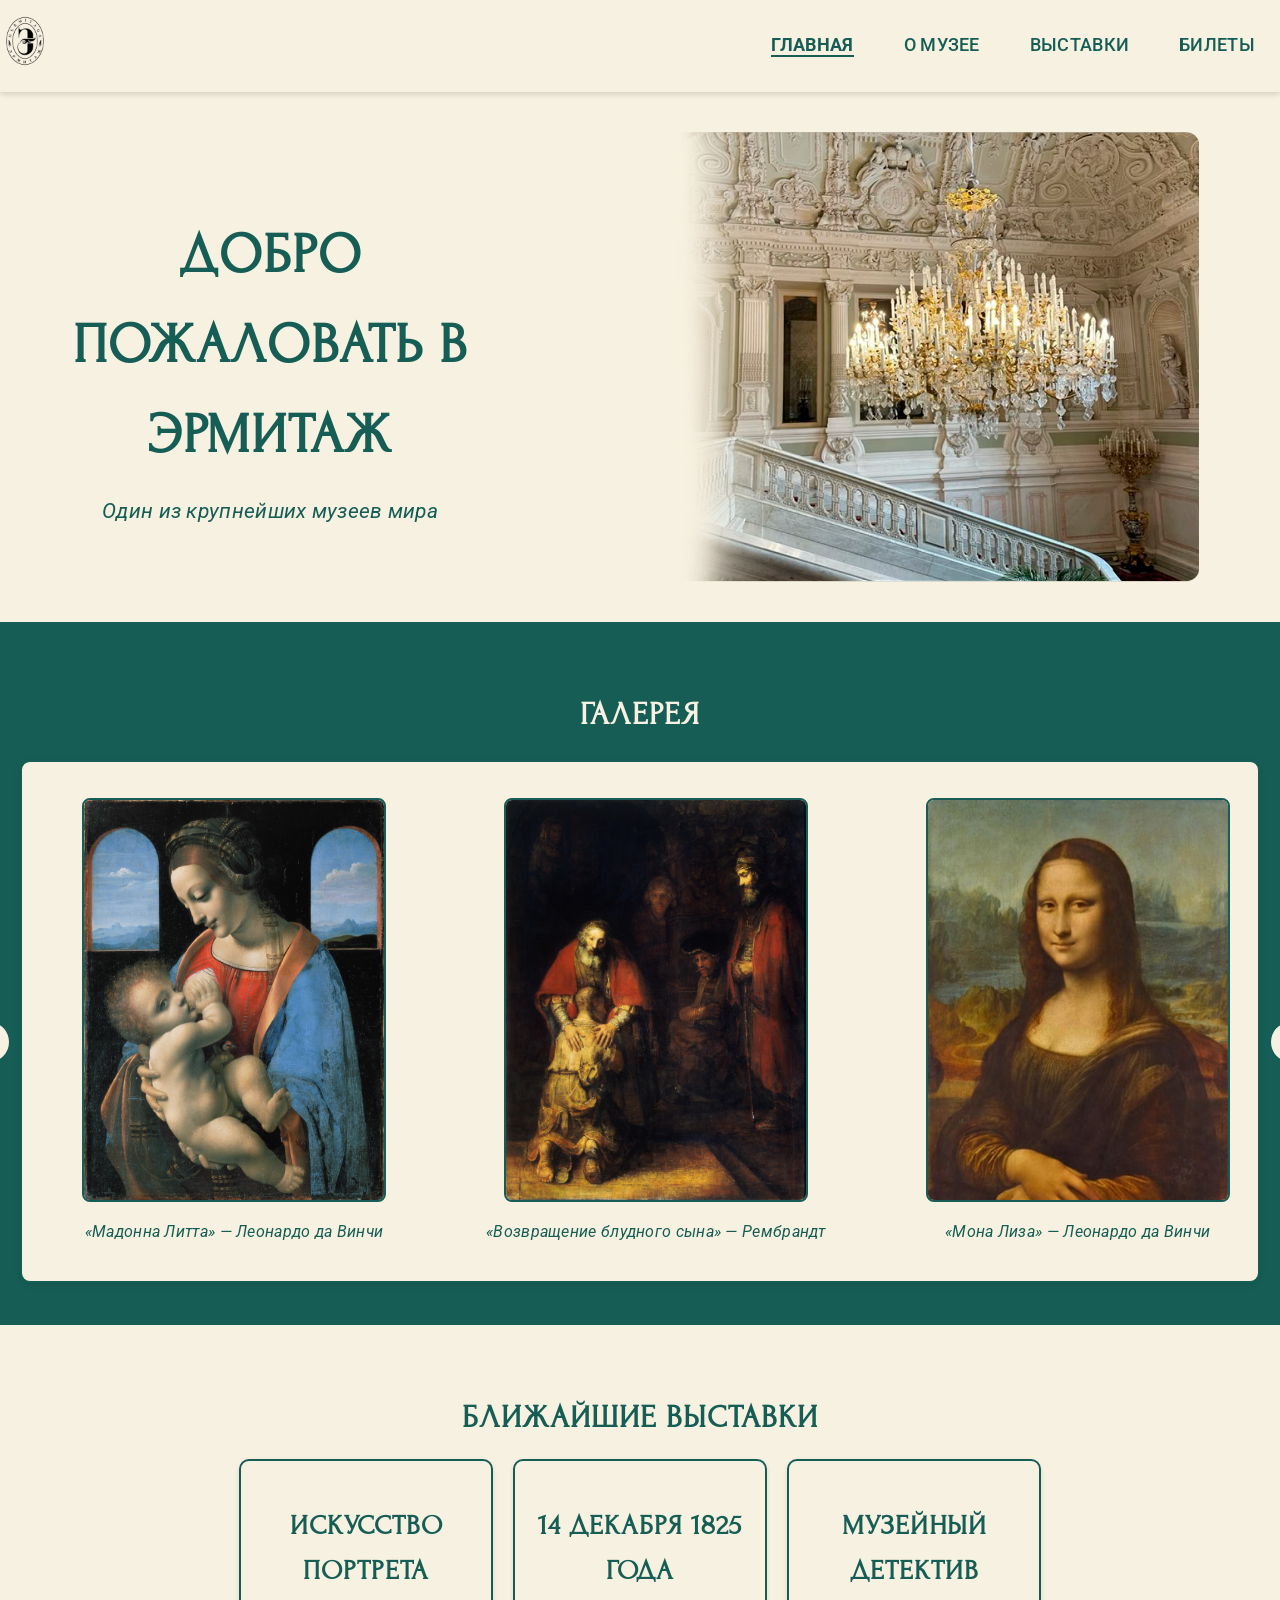
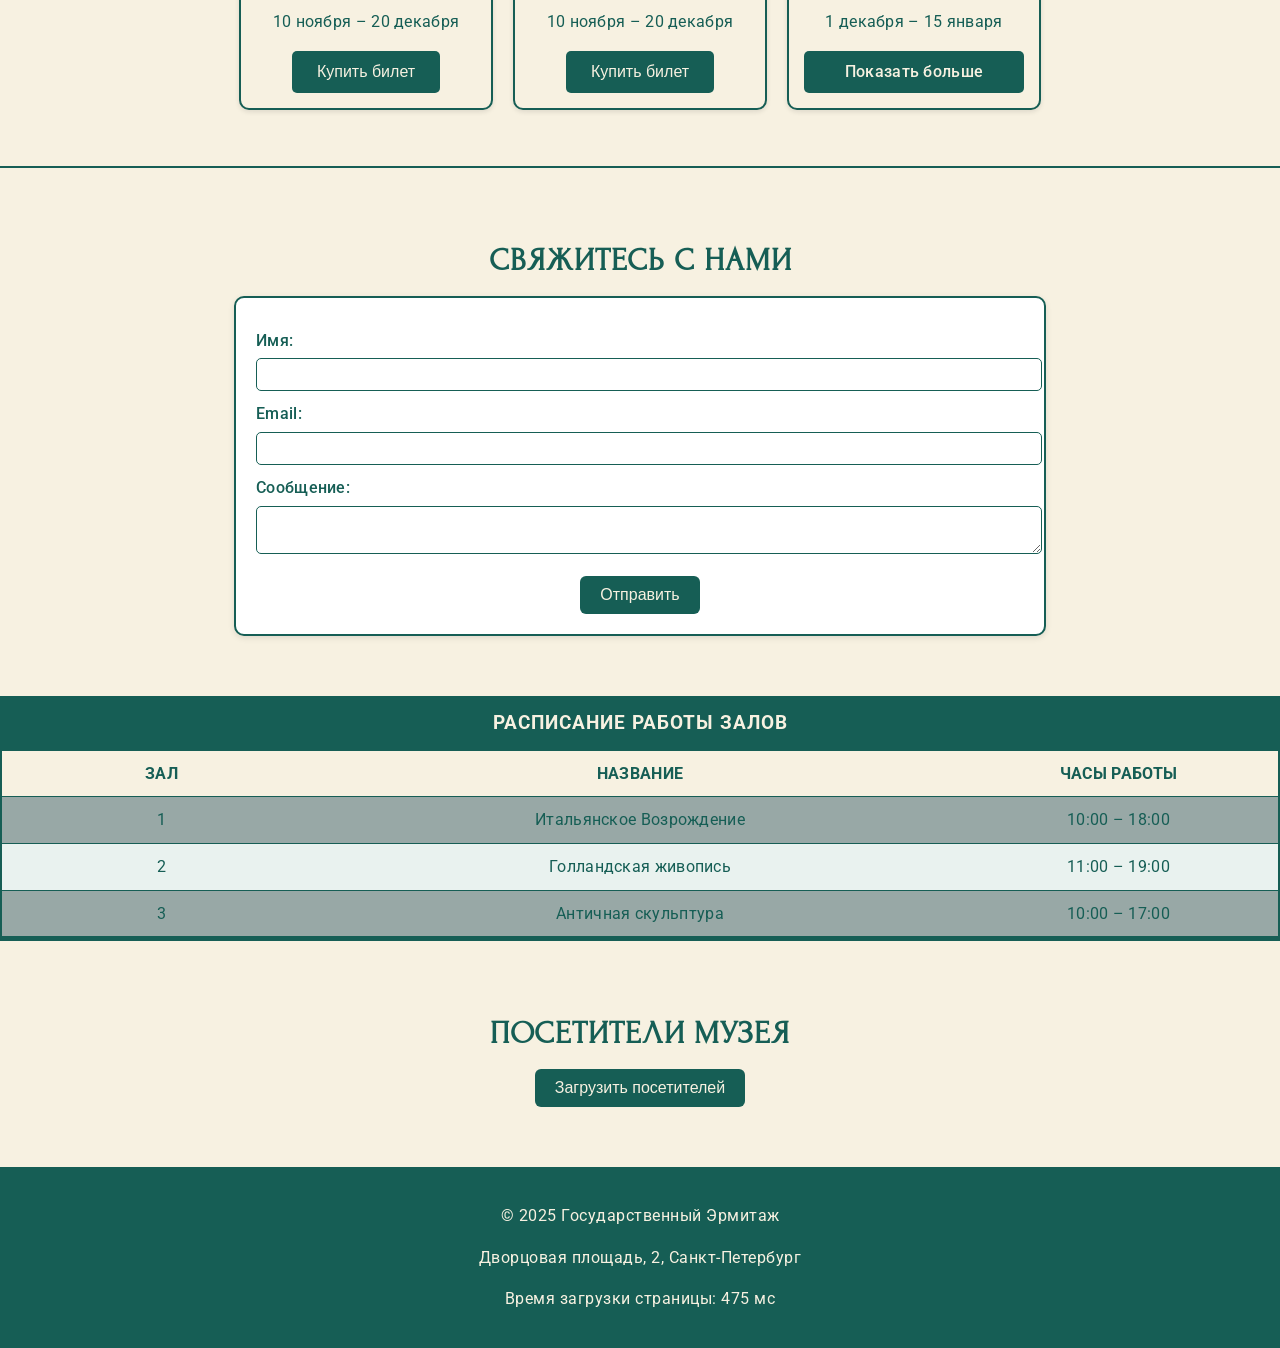
<file: index.html>
<!DOCTYPE html>
<html lang="ru">

<head>
    <meta charset="UTF-8">
    <meta name="viewport" content="width=device-width, initial-scale=1.0">
    <title>Эрмитаж</title>
    <link rel="stylesheet" href="style.css">
    <script src="js/main.js" defer></script>
    <script src="js/users.js" defer></script>
</head>

<body>
    <header class="header">
        <div class="wrapper header__wrapper">
            <div class="logo">
                <img src="img/logo.png" alt="Логотип Эрмитажа">
            </div>
            <nav class="nav">
                <ul class="nav__list">
                    <li class="nav__item"><a href="index.html" class="nav__link">Главная</a></li>
                    <li class="nav__item"><a href="about.html" class="nav__link">О музее</a></li>
                    <li class="nav__item"><a href="all-exhibitions.html" class="nav__link">Выставки</a></li>
                    <li class="nav__item"><a href="tickets.html" class="nav__link">Билеты</a></li>
                </ul>
            </nav>
        </div>
    </header>

    <main class="main">
        <section class="welcome" id="welcome">
            <div class="wrapper welcome__wrapper">
                <div class="welcome__content">
                    <h1 class="welcome__title">Добро пожаловать в <strong>Эрмитаж</strong></h1>
                    <p class="welcome__subtitle"><em>Один из крупнейших музеев мира</em></p>
                </div>
                <div class="welcome__img">
                    <img src="img/welcome_img.png" alt="Эрмитаж">
                </div>
            </div>
        </section>

        <section class="gallery" id="gallery">
            <div class="wrapper">
                <h2 class="gallery__title">Галерея</h2>
                <div class="gallery__slider slider">
                    <button class="slider__btn slider__btn--prev">&lt;</button>
                    <div class="slider__track">
                        <figure class="slider__item">
                            <img src="img/madonna.jpg" alt="Мадонна Литта">
                            <figcaption class="slider__caption">«Мадонна Литта» — Леонардо да Винчи</figcaption>
                        </figure>

                        <figure class="slider__item">
                            <img src="img/rembrandt.jpg" alt="Возвращение блудного сына">
                            <figcaption class="slider__caption">«Возвращение блудного сына» — Рембрандт</figcaption>
                        </figure>

                        <figure class="slider__item">
                            <img src="img/mona-lisa.png" alt="Мона Лиза">
                            <figcaption class="slider__caption">«Мона Лиза» — Леонардо да Винчи</figcaption>
                        </figure>

                        <figure class="slider__item">
                            <img src="img/dama.jpg" alt="Дама с горностаем">
                            <figcaption class="slider__caption">«Дама с горностаем» — Леонардо да Винчи</figcaption>
                        </figure>
                    </div>
                    <button class="slider__btn slider__btn--next">&gt;</button>
                </div>
            </div>
        </section>


        <section class="exhibitions" id="exhibitions">
            <div class="wrapper">
                <h2 class="exhibitions__title">Ближайшие выставки</h2>

                <ul class="exhibitions__list">
                    <li class="exhibitions__item">
                        <h3 class="exhibitions__name">Искусство портрета</h3>
                        <p class="exhibitions__date">10 ноября – 20 декабря</p>
                        <button class="exhibitions__btn exhibitions__btn--modal">Купить билет</button>
                    </li>
                    <li class="exhibitions__item">
                        <h3 class="exhibitions__name">14 декабря 1825 года</h3>
                        <p class="exhibitions__date">10 ноября – 20 декабря</p>
                        <button class="exhibitions__btn exhibitions__btn--modal">Купить билет</button>
                    </li>
                    <li class="exhibitions__item">
                        <h3 class="exhibitions__name">Музейный детектив</h3>
                        <p class="exhibitions__date">1 декабря – 15 января</p>
                        <a href="all-exhibitions.html" class="exhibitions__show-more">Показать больше</a>
                    </li>
                </ul>
            </div>
        </section>

        <section class="contacts" id="contacts">
            <div class="wrapper">
                <h2 class="contacts__title">Свяжитесь с нами</h2>
                <form class="contacts__form">
                    <label class="contacts__label">Имя: <input type="text" name="name"></label>
                    <label class="contacts__label">Email: <input type="email" name="email"></label>
                    <label class="contacts__label">Сообщение: <textarea name="message"></textarea></label>
                    <button type="submit" class="contacts__btn">Отправить</button>
                </form>
            </div>
        </section>

        <section class="schedule">
            <div class="wrapper">
                <table class="schedule__table">
                    <thead>
                        <tr class="schedule__caption">
                            <th colspan="3">Расписание работы залов</th>
                        </tr>
                        <tr class="column-headers">
                            <th>Зал</th>
                            <th>Название</th>
                            <th>Часы работы</th>
                        </tr>
                    </thead>
                    <tbody>
                        <tr>
                            <td>1</td>
                            <td>Итальянское Возрождение</td>
                            <td>10:00 – 18:00</td>
                        </tr>
                        <tr>
                            <td>2</td>
                            <td>Голландская живопись</td>
                            <td>11:00 – 19:00</td>
                        </tr>
                        <tr>
                            <td>3</td>
                            <td>Античная скульптура</td>
                            <td>10:00 – 17:00</td>
                        </tr>
                    </tbody>
                </table>
            </div>
        </section> 

        <section class="users" id="users">
    <div class="wrapper">
        <h2 class="users__title">Посетители музея</h2>

        <button class="users__btn" id="loadUsersBtn">
            Загрузить посетителей
        </button>

       <div class="users__loader users__loader--hidden" id="usersLoader"></div>

        <ul class="users__list users__list--hidden" id="usersList"></ul>

        <p class="users__error users__error--hidden" id="usersError"></p>

    </div>

    <template id="userTemplate">
        <li class="users__item">
            <h3 class="users__name"></h3>
            <p class="users__email"></p>
            <p class="users__city"></p>
        </li>
    </template>
</section>

    </main>

    <footer class="footer">
        <div class="wrapper">
            <p class="footer__text">© 2025 Государственный Эрмитаж</p>
            <p class="footer__text">Дворцовая площадь, 2, Санкт-Петербург</p>
        </div>
    </footer>
</body>

</html>
</file>
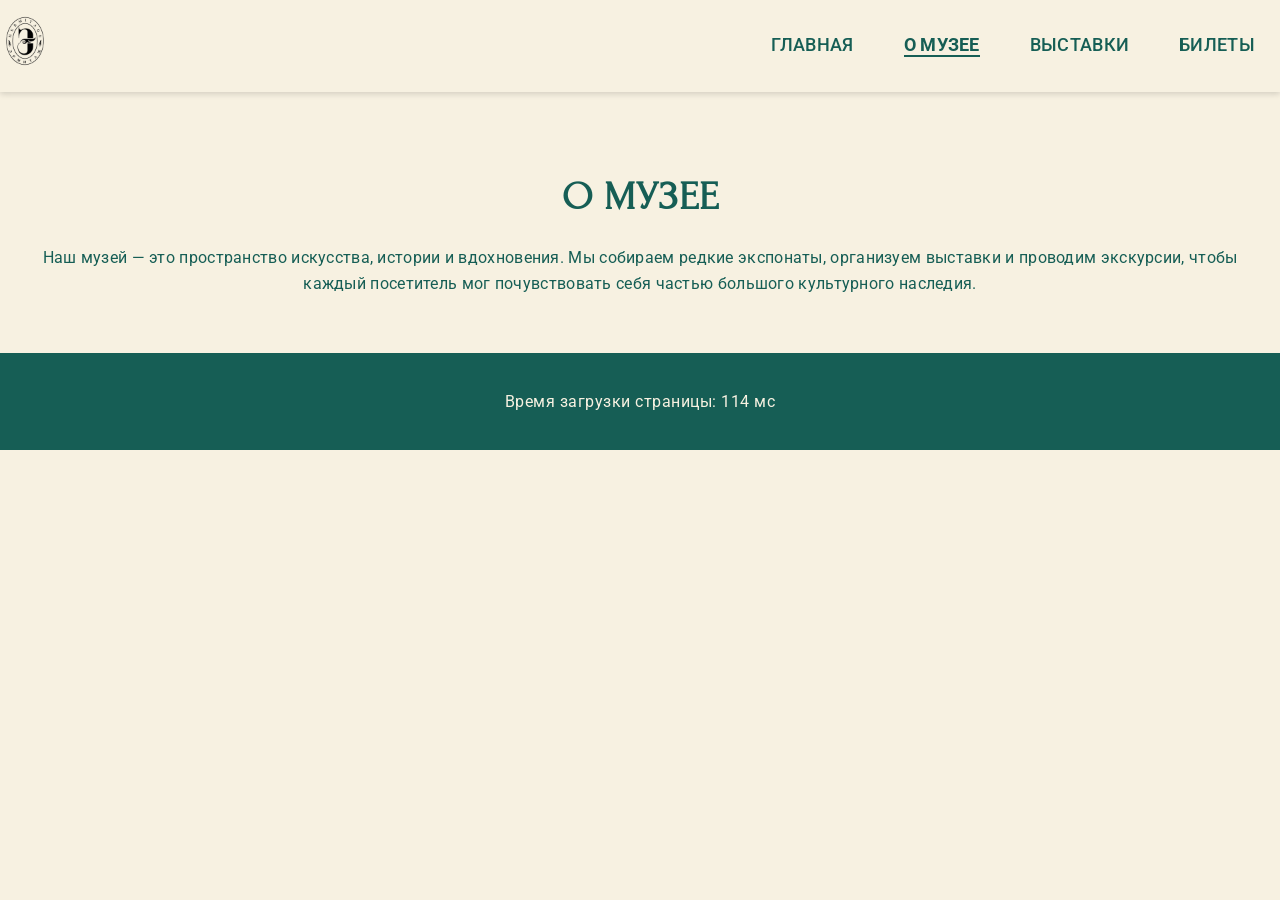
<file: about.html>
<!DOCTYPE html>
<html lang="ru">
<head>
    <meta charset="UTF-8">
    <meta name="viewport" content="width=device-width, initial-scale=1.0">
    <title>О музее</title>
    <link rel="stylesheet" href="style.css">
    <script src="js/main.js" defer></script>
</head>
<body>

    <header class="header">
        <div class="wrapper header__wrapper">
            <div class="logo">
                <img src="img/logo.png" alt="Логотип Эрмитажа">
            </div>
            <nav class="nav">
                <ul class="nav__list">
                    <li class="nav__item"><a href="index.html" class="nav__link">Главная</a></li>
                    <li class="nav__item"><a href="about.html" class="nav__link">О музее</a></li>
                    <li class="nav__item"><a href="all-exhibitions.html" class="nav__link">Выставки</a></li>
                    <li class="nav__item"><a href="tickets.html" class="nav__link">Билеты</a></li>
                </ul>
            </nav>
        </div>
    </header>

<section class="welcome">
    <div class="wrapper">
        <h1>О музее</h1>
        <p>
            Наш музей — это пространство искусства, истории и вдохновения.
            Мы собираем редкие экспонаты, организуем выставки и проводим экскурсии,
            чтобы каждый посетитель мог почувствовать себя частью большого культурного наследия.
        </p>
    </div>
</section>

<footer class="footer"></footer>

</body>
</html>
</file>
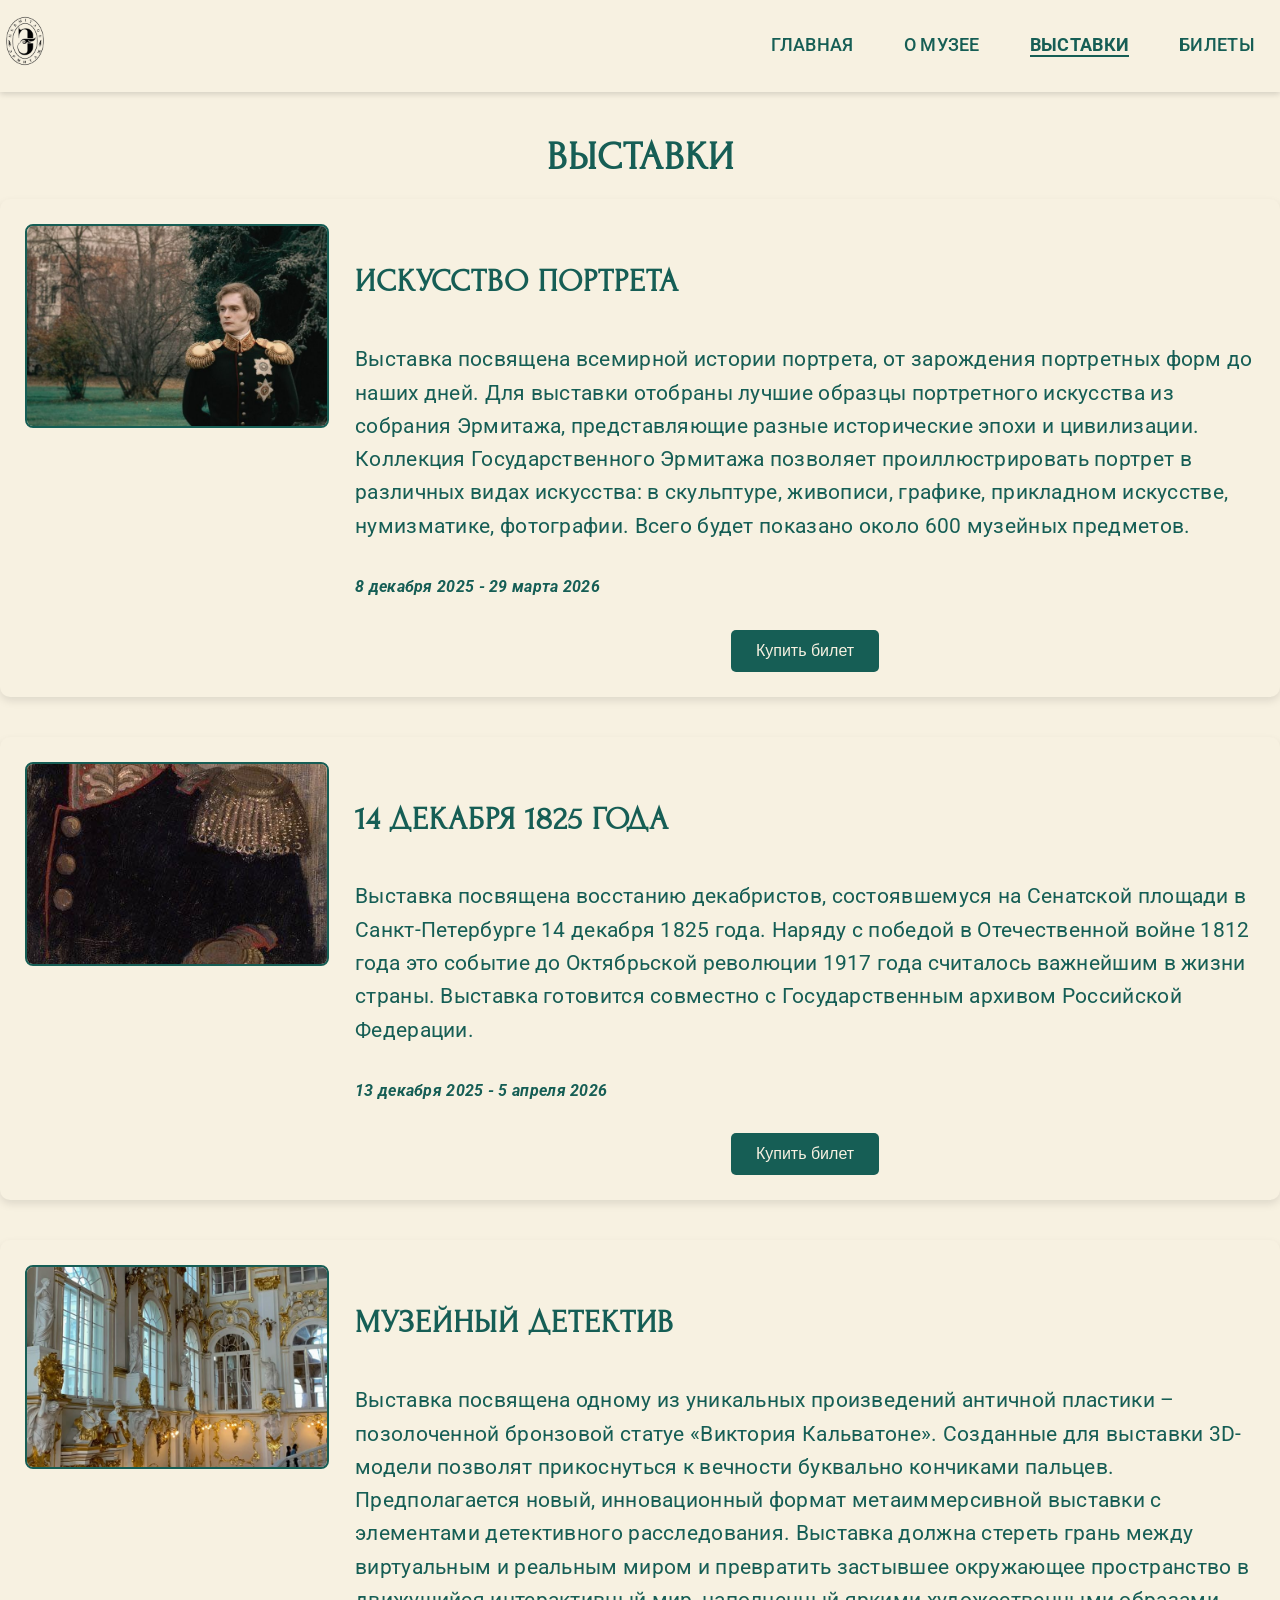
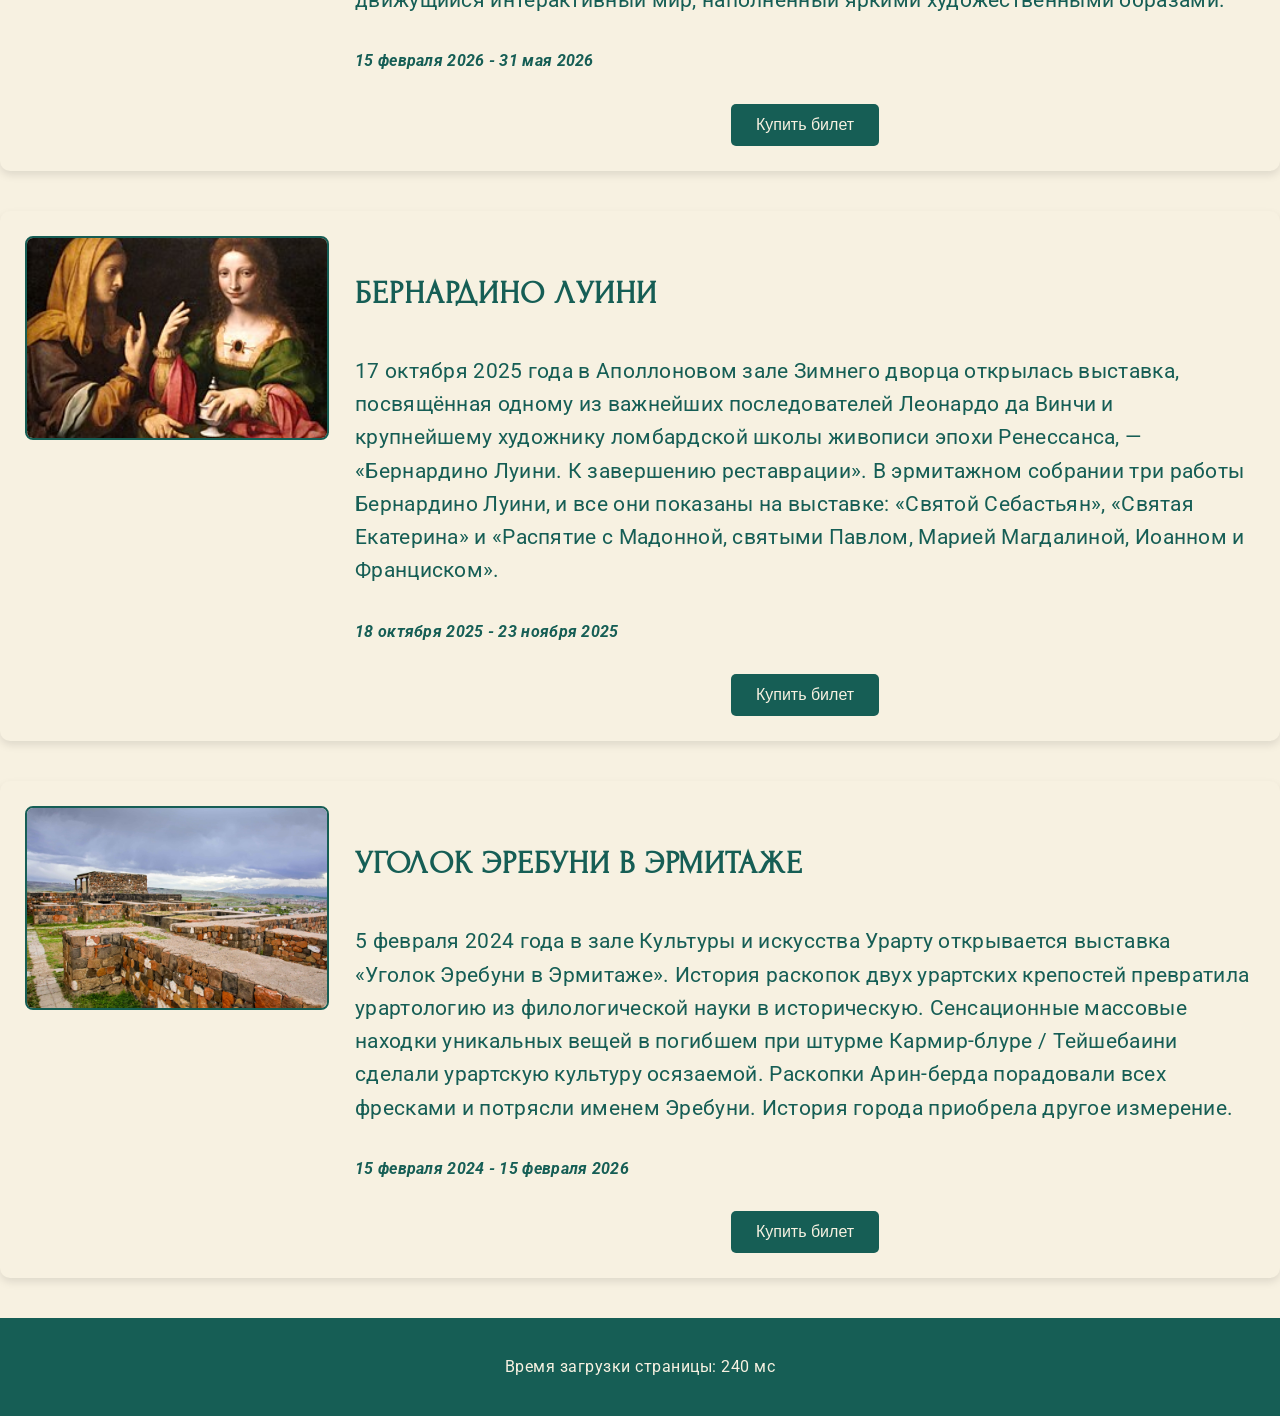
<file: all-exhibitions.html>
<!DOCTYPE html>
<html lang="ru">
<head>
    <meta charset="UTF-8">
    <meta name="viewport" content="width=device-width, initial-scale=1.0">
    <title>Все выставки — Эрмитаж</title>
    <link rel="stylesheet" href="style.css">
    <script src="js/main.js" defer></script>
</head>
<body> 
    <header class="header">
        <div class="wrapper header__wrapper">
            <div class="logo">
                <img src="img/logo.png" alt="Логотип Эрмитажа">
            </div>
            <nav class="nav">
                <ul class="nav__list">
                    <li class="nav__item"><a href="index.html" class="nav__link">Главная</a></li>
                    <li class="nav__item"><a href="about.html" class="nav__link">О музее</a></li>
                    <li class="nav__item"><a href="all-exhibitions.html" class="nav__link">Выставки</a></li>
                    <li class="nav__item"><a href="tickets.html" class="nav__link">Билеты</a></li>
                </ul>
            </nav>
        </div>
    </header>

<main class="main">
    <section class="exhibitions-page">
    <h1 class="exhibitions-page__title">Выставки</h1>
    <ul class="exhibitions-page__list">
        <li class="exhibitions-page__item">
            <div class="exhibition__image">
                <img src="img/1.jpg" alt="Искусство портрета">
            </div>
            <div class="exhibition__content">
                <h3 class="exhibitions-page__name">Искусство портрета</h3>
                <p class="exhibitions-page__description">Выставка посвящена всемирной истории портрета, от зарождения портретных форм до наших дней. Для выставки отобраны лучшие образцы портретного искусства из собрания Эрмитажа, представляющие разные исторические эпохи и цивилизации. Коллекция Государственного Эрмитажа позволяет проиллюстрировать портрет в различных видах искусства: в скульптуре, живописи, графике, прикладном искусстве, нумизматике, фотографии. Всего будет показано около 600 музейных предметов.</p>
                <p class="exhibitions-page__date">8 декабря 2025 - 29 марта 2026</p>
                <button class="exhibitions__btn exhibitions__btn--modal">Купить билет</button>
            </div>
        </li>

        <li class="exhibitions-page__item">
            <div class="exhibition__image">
                <img src="img/2.jpg" alt="14 декабря 1825 года">
            </div>
            <div class="exhibition__content">
                <h3 class="exhibitions-page__name">14 декабря 1825 года</h3>
                <p class="exhibitions-page__description">Выставка посвящена восстанию декабристов, состоявшемуся на Сенатской площади в Санкт-Петербурге 14 декабря 1825 года. Наряду с победой в Отечественной войне 1812 года это событие до Октябрьской революции 1917 года считалось важнейшим в жизни страны. Выставка готовится совместно с Государственным архивом Российской Федерации.</p>
                <p class="exhibitions-page__date">13 декабря 2025 - 5 апреля 2026</p>
                <button class="exhibitions__btn exhibitions__btn--modal">Купить билет</button>
            </div>
        </li>

        <li class="exhibitions-page__item">
            <div class="exhibition__image">
                <img src="img/3.jpg" alt="Музейный детектив">
            </div>
            <div class="exhibition__content">
                <h3 class="exhibitions-page__name">Музейный детектив</h3>
                <p class="exhibitions-page__description">Выставка посвящена одному из уникальных произведений античной пластики – позолоченной бронзовой статуе «Виктория Кальватоне». Созданные для выставки 3D-модели позволят прикоснуться к вечности буквально кончиками пальцев. Предполагается новый, инновационный формат метаиммерсивной выставки с элементами детективного расследования. Выставка должна стереть грань между виртуальным и реальным миром и превратить застывшее окружающее пространство в движущийся интерактивный мир, наполненный яркими художественными образами.</p>
                <p class="exhibitions-page__date">15 февраля 2026 - 31 мая 2026</p>
                <button class="exhibitions__btn exhibitions__btn--modal">Купить билет</button>
            </div>
        </li>

        <li class="exhibitions-page__item">
            <div class="exhibition__image">
                <img src="img/4.jpg" alt="Бернардино Луини">
            </div>
            <div class="exhibition__content">
                <h3 class="exhibitions-page__name">Бернардино Луини</h3>
                <p class="exhibitions-page__description">17 октября 2025 года в Аполлоновом зале Зимнего дворца открылась выставка, посвящённая одному из важнейших последователей Леонардо да Винчи и крупнейшему художнику ломбардской школы живописи эпохи Ренессанса, — «Бернардино Луини. К завершению реставрации». В эрмитажном собрании три работы Бернардино Луини, и все они показаны на выставке: «Святой Себастьян», «Святая Екатерина» и «Распятие с Мадонной, святыми Павлом, Марией Магдалиной, Иоанном и Франциском».</p>
                <p class="exhibitions-page__date">18 октября 2025 - 23 ноября 2025</p>
                <button class="exhibitions__btn exhibitions__btn--modal">Купить билет</button>
            </div>
        </li>

        <li class="exhibitions-page__item">
            <div class="exhibition__image">
                <img src="img/5.jpeg" alt="Уголок Эребуни в Эрмитаже">
            </div>
            <div class="exhibition__content">
                <h3 class="exhibitions-page__name">Уголок Эребуни в Эрмитаже</h3>
                <p class="exhibitions-page__description">5 февраля 2024 года в зале Культуры и искусства Урарту открывается выставка «Уголок Эребуни в Эрмитаже». История раскопок двух урартских крепостей превратила урартологию из филологической науки в историческую. Сенсационные массовые находки уникальных вещей в погибшем при штурме Кармир-блуре / Тейшебаини сделали урартскую культуру осязаемой. Раскопки Арин-берда порадовали всех фресками и потрясли именем Эребуни. История города приобрела другое измерение.</p>
                <p class="exhibitions-page__date">15 февраля 2024 - 15 февраля 2026</p>
                <button class="exhibitions__btn exhibitions__btn--modal">Купить билет</button>
            </div>
        </li>
    </ul>
</section>

    <div class="modal modal--hidden">
        <div class="modal__content">
            <span class="modal__close">&times;</span>
            <div class="modal__body">
                <div class="modal__image">
                    <img src="img/tickets_img.png" alt="Билет">
                </div>
                <div class="modal__form-container">
                    <h3 class="modal__title">Оформление билетов</h3>
                    <form class="modal__form">
                        <label class="modal__label">Количество:
                            <input type="number" name="quantity" min="1" value="1">
                        </label>
                        <label class="modal__label">Цена за билет:
                            <input type="text" name="price" value="500 ₽" readonly>
                        </label>
                        <button type="submit" class="modal__submit">Оплатить</button>
                    </form>
                </div>
            </div>
        </div>
    </div>
</main> 

<footer class="footer"></footer>
</body>
</html>
</file>
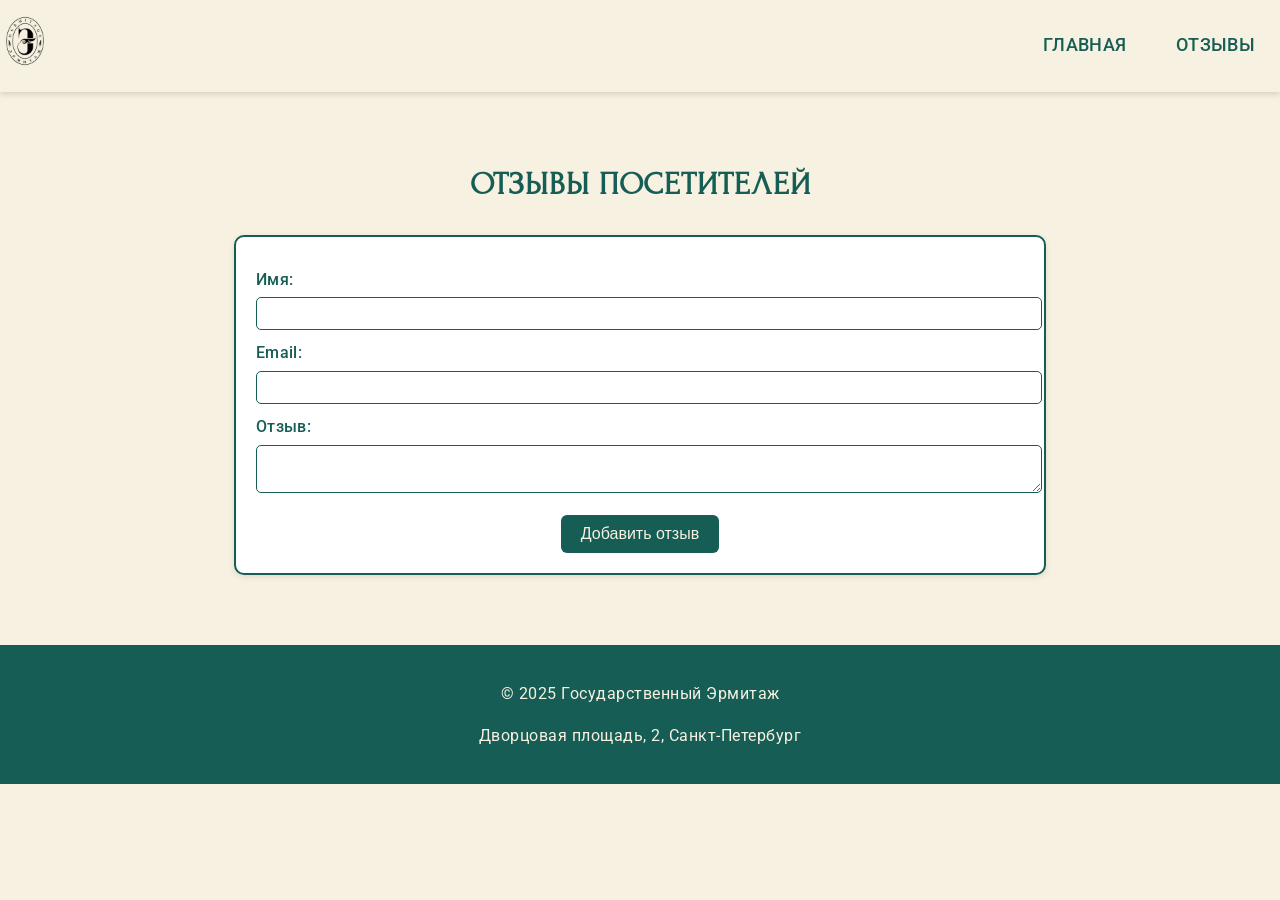
<file: feedback.html>
<!DOCTYPE html>
<html lang="ru">
<head>
    <meta charset="UTF-8">
    <meta name="viewport" content="width=device-width, initial-scale=1.0">
    <title>Отзывы посетителей</title>
    <link rel="stylesheet" href="style.css">
    <link rel="stylesheet" href="feedback.css">
    <script src="js/feedback.js" defer></script>
</head>

<body>
<header class="header">
    <div class="wrapper header__wrapper">
        <div class="logo">
            <img src="img/logo.png" alt="Логотип Эрмитажа">
        </div>
        <nav class="nav">
            <ul class="nav__list">
                <li class="nav__item"><a href="index.html" class="nav__link">Главная</a></li>
                <li class="nav__item"><a href="feedback.html" class="nav__link">Отзывы</a></li>
            </ul>
        </nav>
    </div>
</header>


<main class="main">
    <section class="feedback">
        <div class="wrapper">
            <h2 class="feedback__title">Отзывы посетителей</h2>

            <form class="feedback__form" id="feedbackForm">
                <label class="contacts__label">Имя:
                    <input type="text" name="name" id="name" required minlength="2">
                </label>

                <label class="contacts__label">Email:
                    <input type="email" name="email" id="email" required>
                </label>

                <label class="contacts__label">Отзыв:
                    <textarea name="message" id="message" required minlength="5"></textarea>
                </label>

                <button type="submit" class="contacts__btn">Добавить отзыв</button>
            </form>

            <template id="feedbackTemplate">
                <div class="feedback__item">
                    <p class="feedback__name"></p>
                    <p class="feedback__email"></p>
                    <p class="feedback__text"></p>
                    <button class="feedback__edit-btn">Редактировать</button>
                </div>
            </template>

            <div id="feedbackList" class="feedback__list"></div>

        </div>
    </section>
</main>

<footer class="footer">
    <div class="wrapper">
        <p class="footer__text">© 2025 Государственный Эрмитаж</p>
        <p class="footer__text">Дворцовая площадь, 2, Санкт-Петербург</p>
    </div>
</footer>
</body>
</html>
</file>
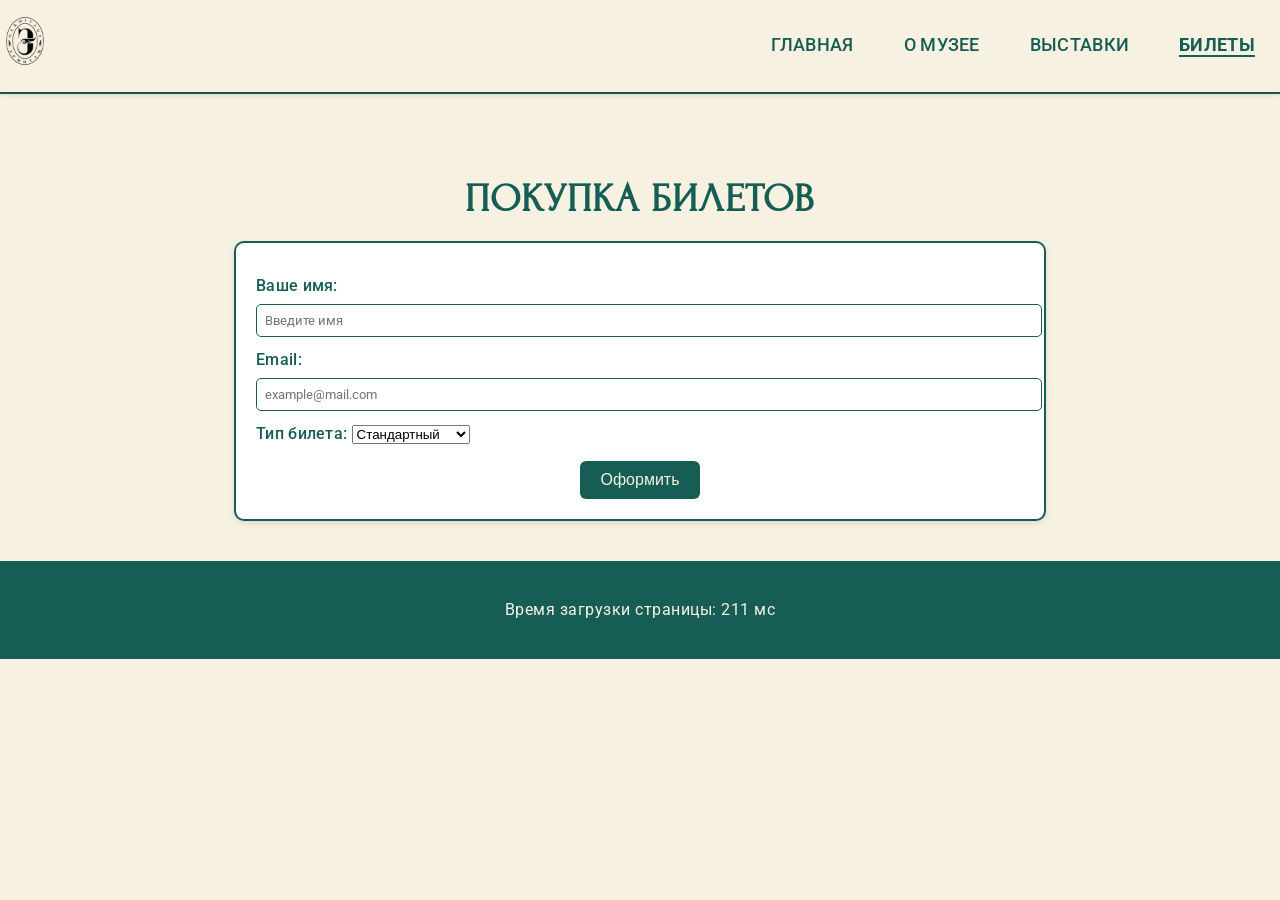
<file: tickets.html>
<!DOCTYPE html>
<html lang="ru">
<head>
    <meta charset="UTF-8">
    <meta name="viewport" content="width=device-width, initial-scale=1.0">
    <title>Билеты</title>
    <link rel="stylesheet" href="style.css">
    <script src="js/main.js" defer></script>
</head>
<body>
 
    <header class="header">
        <div class="wrapper header__wrapper">
            <div class="logo">
                <img src="img/logo.png" alt="Логотип Эрмитажа">
            </div>
            <nav class="nav">
                <ul class="nav__list">
                    <li class="nav__item"><a href="index.html" class="nav__link">Главная</a></li>
                    <li class="nav__item"><a href="about.html" class="nav__link">О музее</a></li>
                    <li class="nav__item"><a href="all-exhibitions.html" class="nav__link">Выставки</a></li>
                    <li class="nav__item"><a href="tickets.html" class="nav__link">Билеты</a></li>
                </ul>
            </nav>
        </div>
    </header>

<section class="tickets">
    <div class="wrapper">
        <h1>Покупка билетов</h1>

        <form class="tickets__form">
            <label class="tickets__label">
                Ваше имя:
                <input type="text" placeholder="Введите имя">
            </label>

            <label class="tickets__label">
                Email:
                <input type="email" placeholder="example@mail.com">
            </label>

            <label class="tickets__label">
                Тип билета:
                <select>
                    <option>Стандартный</option>
                    <option>Льготный</option>
                    <option>Экскурсионный</option>
                </select>
            </label>

            <button class="tickets__btn">Оформить</button>
        </form>
    </div>
</section>
<footer class="footer"></footer>
</body>
</html>
</file>
<file: style.css>
@import url('https://fonts.googleapis.com/css2?family=Forum&family=Roboto:wght@300;400;500&display=swap');

body {
    margin: 0;
    padding: 0;
    background-color: #F7F1E1;
    color: #165E55;
    font-family: 'Roboto', sans-serif;
    line-height: 1.6;
    letter-spacing: 0.3px;
}
 

h1, h2, h3, h4, h5 {
    font-family: 'Forum', serif;
    color: #165E55;
    text-align: center;
    text-transform: uppercase;
    letter-spacing: 1px;
    margin-bottom: 10px;
}

h1 {
    font-size: 2.5rem;
}

h2 {
    font-size: 2rem;
}

h3 {
    font-size: 1.75rem;
}

h4 {
    font-size: 1.5rem;
}

h5 {
    font-size: 1.25rem;
}

p {
    text-align: center;
    font-size: 1rem;
} 

.wrapper {
    max-width: 1200px;
    margin: auto;
}

.header {
    background-color: #F7F1E1;
    padding: 15px 0 17px 0;
    box-shadow: 0 2px 6px rgba(0, 0, 0, 0.15);
    position: sticky;
    top: 0;
    z-index: 1;
}

.header__wrapper {
    display: flex;
    align-items: center;
    justify-content: space-between;
}

.logo img {
    width: 50px;   
    height: auto;  
}

.nav__list {
    display: flex;
} 

.nav__item {
    list-style: none;
    padding: 0 10px;
    margin: 0 15px;
}

.nav__link {
    text-decoration: none;
    color: #165E55;
    font-weight: 500;
    font-size: 1.1rem;
    text-transform: uppercase;
    transition: color 0.3s;
}

.nav__link:hover {
    color: #C2E5DD;
    transform: scale(1.08);
}

.nav a.active {
    font-weight: 700;
    border-bottom: 2px solid #165E55;
    color: #165E55;
}

.welcome {
    padding: 40px 20px;
    background-color: #F7F1E1;
    box-shadow: 0 2px 8px rgba(0, 0, 0, 0.15); 

}

.welcome__wrapper {
    display: flex;
    align-items: center;
    justify-content: space-between;
   
}

.welcome__content {
    display: flex;
    flex-direction: column; 
    max-width: 500px; 
}

.welcome__title {
    margin-bottom: 15px; 
}

.welcome__subtitle {
    font-size: 1.3rem;
    margin-top: 0; 
}

.welcome__img {
    width: 600px;
    height: 450px;
}

.welcome__img img {
    max-width: 100%; 
    max-height: 100%;    
}

.gallery {
    background-color: #165E55;
    padding: 40px 0;
}

.gallery__title {
    color: #F7F1E1;
    margin-bottom: 20px;
}

.gallery__slider {
    position: relative;
    width: 80%;
    margin: 0 auto;
    padding: 10px;
    border: 2px solid #165E55;
    border-radius: 10px;
    background-color: #F7F1E1;
    box-shadow: 0 2px 6px rgba(0, 0, 0, 0.1);
}

.slider__track {
    display: flex;
    overflow-x: auto; 
    gap: 20px;
    padding: 10px;
}

.slider__item {
    flex: 0 0 auto;
    text-align: center;
}

.slider__item img {
    border-radius: 8px;
    border: 2px solid #165E55;
    width: 230px;
    height: 300px;
    transition: transform 0.3s;
}

.slider__item img:hover {
    transform: scale(1.05);
}

.slider__caption {
    margin-top: 10px;
    text-align: center;
    font-style: italic;
}

.slider__btn {
    background-color: #F7F1E1;
    color: #165E55;
    border: 2px solid #165E55;
    padding: 8px 12px;
    font-size: 1.2rem;
    cursor: pointer;
    position: absolute;
    top: 50%;
    border-radius: 50%;
    transition: background-color 0.3s;
}

.slider__btn--prev { left: -50px; }
.slider__btn--next { right: -50px; }

.slider__btn:hover {
    background-color: #0f4039;
    color: #F7F1E1;
}

.exhibitions {
    padding: 40px 0;
    background-color: #F7F1E1;
    border-top: 2px solid #165E55;
}

.exhibitions__list {
    list-style: none;
    padding: 0;
    display: flex;
    justify-content: center;
    gap: 20px;
}


.exhibitions__item {
    background-color: #F7F1E1;
    border: 2px solid #165E55;
    border-radius: 10px;
    padding: 15px;
    width: 220px;
    box-shadow: 0 2px 5px rgba(0, 0, 0, 0.1);
}

.exhibitions__btn,
.exhibitions__show-more {
    display: block;
    margin: 10px auto 0;
    padding: 8px 15px;
    border: none;
    background-color: #165E55;
    color: #F7F1E1;
    text-decoration: none;
    border-radius: 5px;
    font-weight: 500;
    transition: background-color 0.3s;
    text-align: center;
}

.exhibitions__btn:hover,
.exhibitions__show-more:hover {
    background-color: #0f4039;
}

.contacts {
    padding: 40px 0;
    background-color: #F7F1E1;
    border-top: 2px solid #165E55;
}

.contacts__form {
    width: 60%;
    margin: 0 auto;
    background-color: #ffffff;
    padding: 20px;
    border: 2px solid #165E55;
    border-radius: 10px;
    box-shadow: 0 2px 6px rgba(0, 0, 0, 0.1);
}

.contacts__label {
    display: block;
    margin: 10px 0;
    color: #165E55;
    font-weight: 500;
}

.contacts__label input,
.contacts__label textarea {
    width: 100%;
    padding: 8px;
    margin-top: 5px;
    border: 1px solid #165E55;
    border-radius: 5px;
    font-family: 'Roboto', sans-serif;
}

.contacts__btn {
    display: block;
    margin: 15px auto 0;
    background-color: #165E55;
    color: #F7F1E1;
    padding: 10px 20px;
    border: none;
    border-radius: 6px;
    font-size: 1rem;
    cursor: pointer;
}

.schedule .wrapper {
    overflow-x: auto;
}

.schedule__table {
    min-width: 500px; 
} 

.contacts__btn:hover {
    background-color: #0f4039;
}

.schedule__table {
    width: 100%;
    margin-top: 20px;
    display: grid;
    grid-template-columns: 1fr 2fr 1fr; 
    border: 2px solid #165E55;
}

.schedule__table thead,
.schedule__table tbody,
.schedule__table tr {
    display: contents;
}

.schedule__table th,
.schedule__table td {
    padding: 10px;
    border-bottom: 1px solid #165E55;
    text-align: center;
}

.schedule__caption th {
    grid-column: 1 / -1;
    background-color: #165E55;
    color: #F7F1E1;
    font-size: 1.2em;
    text-transform: uppercase;
    letter-spacing: 1px;
    border-bottom: 2px solid #165E55;
}

.column-headers {
    background-color: #E9F2EF;
    color: #165E55;
    text-transform: uppercase;
    font-weight: 600;
}

.schedule__table tbody tr:nth-child(odd) td {
    background-color: #98a8a6;
}

.schedule__table tbody tr:nth-child(even) td {
    background-color: #E9F2EF;
}

.users {
    padding: 40px 0;
    background-color: #F7F1E1;
    border-top: 2px solid #165E55;
}

.users__btn {
    display: block;
    margin: 0 auto 20px;
    padding: 10px 20px;
    background-color: #165E55;
    color: #F7F1E1;
    border: none;
    border-radius: 6px;
    font-size: 1rem;
    cursor: pointer;
}

.users__btn:hover {
    background-color: #0f4039;
}

.users__status {
    text-align: center;
    margin-bottom: 20px;
    font-style: italic;
}

.users__list {
    list-style: none;
    padding: 0;
    display: flex;
    justify-content: center;
    gap: 20px;
    flex-wrap: wrap;
}

.users__item {
    width: 220px;
    padding: 15px;
    border: 2px solid #165E55;
    border-radius: 10px;
    background-color: #ffffff;
    box-shadow: 0 2px 5px rgba(0,0,0,0.1);
}

.users__name {
    margin-bottom: 10px;
    font-size: 1.2rem;
}

.users__email,
.users__city {
    font-size: 0.95rem;
}

.users__loader {
    width: 60px;
    height: 60px;
    margin: 20px auto;
    border: 6px solid #C2E5DD;
    border-top: 6px solid #165E55;
    border-radius: 50%;
    animation: spin 1s linear infinite;
}

.users__loader--hidden {
    display: none;
}

@keyframes spin {
    to {
        transform: rotate(360deg);
    }
}

.users__list--hidden {
    display: none;
}

.users__error {
    text-align: center;
    font-style: italic;
    color: #8b0000;
}

.users__error--hidden {
    display: none;
}


.footer {
    background-color: #165E55;
    color: #F7F1E1;
    text-align: center;
    padding: 20px 0;
    font-size: 0.9rem;
    letter-spacing: 0.5px;
}

.exhibitions-page__list {
    list-style: none;
    padding: 0;
    margin: 0;
}

.exhibitions-page__item {
    display: flex;
    gap: 30px;
    margin-bottom: 40px;
    padding: 25px;
    background-color: #F7F1E1;
    border-radius: 10px;
    box-shadow: 0 4px 8px rgba(0, 0, 0, 0.1);
}

.exhibition__image {
    flex: 0 0 300px;
}

.exhibition__image img {
    width: 100%;
    height: 200px;
    object-fit: cover;
    border-radius: 8px;
    border: 2px solid #165E55;
}

.exhibition__content {
    display: flex;
    flex-direction: column;
}

.exhibitions-page__name {
    font-family: 'Forum', serif;
    color: #165E55;
    margin-bottom: 15px;
    font-size: 1.5rem;
    text-align: left;
}

.exhibitions-page__description {
    display: flex;
    text-align: left;
    line-height: 1.6;
    margin-bottom: 15px;
    color: #165E55;
}



.exhibitions-page__date {
    text-align: left;
    font-weight: bold;
    color: #165E55;
    margin-bottom: 20px;
    font-style: italic;
}

.exhibitions__btn {
    background-color: #165E55;
    color: #F7F1E1;
    border: none;
    padding: 12px 25px;
    border-radius: 5px;
    font-size: 1rem;
    cursor: pointer;
    transition: background-color 0.3s;
    align-self: flex-start;
}

.exhibitions__btn:hover {
    background-color: #0f4039;
}

.tickets {
    padding: 40px 0;
    background-color: #F7F1E1;
    border-top: 2px solid #165E55;
}

.tickets__form {
    width: 60%;
    margin: 0 auto;
    background-color: #ffffff;
    padding: 20px;
    border: 2px solid #165E55;
    border-radius: 10px;
    box-shadow: 0 2px 6px rgba(0, 0, 0, 0.1);
}

.tickets__label {
    display: block;
    margin: 10px 0;
    color: #165E55;
    font-weight: 500;
}

.tickets__label input,
.tickets__label textarea {
    width: 100%;
    padding: 8px;
    margin-top: 5px;
    border: 1px solid #165E55;
    border-radius: 5px;
    font-family: 'Roboto', sans-serif;
}

.tickets__btn {
    display: block;
    margin: 15px auto 0;
    background-color: #165E55;
    color: #F7F1E1;
    padding: 10px 20px;
    border: none;
    border-radius: 6px;
    font-size: 1rem;
    cursor: pointer;
}


.modal {
    position: fixed;
    top: 0;
    width: 100%;
    height: 100%;
    background: rgba(0,0,0,0.5);
    display: flex;
    justify-content: center;
    align-items: center;
}

.modal--hidden {
    display: none;
}

.modal__content {
    background-color: #F7F1E1;
    border-radius: 10px;
    padding: 30px;
    max-width: 90%;
    box-shadow: 0 3px 10px rgba(0,0,0,0.2);
}

.modal__close {
    display: flex;
    justify-content: flex-end;
    cursor: pointer;
    font-size: 1.2rem;
    color: #165E55;
}

.modal__body {
    display: flex;
    gap: 30px;
    align-items: center;
}

.modal__image img {
    max-width: 400px; 
    border-radius: 10px;
    border: 2px solid #165E55;
}

.modal__title {
    font-family: 'Forum', serif;
    color: #165E55;
    text-align: center;
    margin-bottom: 20px;
    font-size: 1.5rem;
}

.modal__label {
    display: flex;
    flex-direction: column;
    gap: 5px;
    font-weight: 500;
}

.modal__label input {
    padding: 10px;
    border: 2px solid #165E55;
    border-radius: 5px;
    background-color: white;
    font-size: 1rem;
}

.modal__submit {
    background-color: #165E55;
    color: #F7F1E1;
    border: none;
    padding: 12px 20px;
    border-radius: 5px;
    font-size: 1.1rem;
    cursor: pointer;
    transition: background-color 0.3s;
    margin-top: 10px;
}

.modal__submit:hover {
    background-color: #0f4039;
}



@media (max-width: 420px) {
    body {
        font-size: 0.9rem;
        line-height: 1.4;
    }

    .wrapper {
        max-width: 300px;
        margin: auto;
    }

    .header__wrapper {
       justify-content: space-around;
        align-items: center;
        gap: 10px;
    }

    .nav__list {
        flex-direction: column;
        align-items: center;
        gap: 7px;
    }

    .nav__link {
        font-size: 0.7rem;
    }

    .logo img {
        width: 40px;
    }

    .welcome {
        padding: 25px 10px;
    }

    .welcome__title {
        font-size: 1.6rem;
        margin-bottom: 10px;
    }

    .welcome__subtitle {
        font-size: 1rem;
    }

    .exhibitions-page__title {
        font-size: 1.5rem;
        text-align: center;
    }

    .exhibitions-page__item {
        flex-direction: column;
        align-items: center;
        gap: 10px;
        padding: 10px;
    }

    .exhibition__image img {
        width: 90%;
        height: auto;
        border-radius: 10px;
    }

    .exhibitions-page__name {
        font-size: 1.2rem;
    }

    .exhibitions-page__description {
        flex-direction: column;
        font-size: 0.9rem;
        line-height: 1.4;
        text-align: justify;
    }

    .exhibitions-page__date {
        font-size: 0.85rem;
    }

    .exhibitions__btn {
        width: 100%;
        padding: 10px;
        font-size: 0.9rem;
    }

    .gallery__slider {
        width: 100%;
        padding: 5px;
    }

    .slider__item img {
        width: 180px;
        height: 240px;
    }

    .slider__caption {
        font-size: 0.9rem;
    }

    .slider__btn {
        display: none; 
    }

    .exhibitions__list {
        flex-direction: column;
        align-items: center;
        gap: 15px;
    }

    .exhibitions__item {
        width: 90%;
        padding: 10px;
    }

    .exhibitions__name {
        font-size: 1.2rem;
    }

    .contacts__form {
        width: 90%;
        padding: 15px;
    }

    .contacts__title {
        font-size: 1.5rem;
    }

    .contacts__label {
        font-size: 0.9rem;
    }

    .contacts__label input,
    .contacts__label textarea {
    width: 90%;
    }

    .contacts__btn {
        width: 100%;
        font-size: 1rem;
        padding: 10px;
    }

    .footer {
        font-size: 0.8rem;
        padding: 15px 0;
    }
}

@media (max-width: 768px) {

    .wrapper {
        max-width: 500px;
        margin: auto;
    }

     .header__wrapper {
       justify-content: space-around;
        align-items: center;
        gap: 10px;
    }

    .nav__list {
        flex-direction: column;
        align-items: center;
        gap: 7px;
    }

    .nav__link {
        font-size: 0.7rem;
    }


    .welcome__wrapper {
        flex-direction: column;
        align-items: center;
        text-align: center;
    }

    .welcome__img {
        display: none;
    }

    .exhibitions__list {
        flex-direction: column;
        align-items: center;
        gap: 20px;
    }
   
    .exhibitions-page__description {
        flex-direction: column;
        font-size: 1rem;
        max-width: 90%;
        margin: 0 auto;
    }

    .gallery__slider {
        width: 95%;
    }

    .slider__btn {
        display: none; 
    }
}

@media (min-width: 769px) and (max-width: 1023px) {
    .welcome__img { 
        width: 400px; 
        height: 300px;
    }

    .exhibition__image img {
        width: 350px;
        height: auto;
    }

     .exhibitions-page__description {
        font-size: 1rem;
    }
}

@media (min-width: 1024px) and (max-width: 1920px) {
    .wrapper {
        max-width: 1800px;
    }

    .welcome__title {
        font-size: 3.5rem;
    }

    .gallery__slider {
        width: 95%;
    }

    .gallery__slider img {
        width: 300px;
        height: 400px;
    }

    .exhibitions-page__name {
        font-size: 2rem;
    }

    .exhibitions-page__description {
        font-size: 1.3rem;
        line-height: 1.6;
    }
}


@media (min-width: 2560px) {
    .wrapper {
        max-width: 1800px;
    }

    .welcome__title {
        font-size: 3.5rem;
    }

     .gallery__slider {
        width: 95%;
    }

    .gallery__slider img {
        width: 300px;
        height: 400px;
    }
}

@media (min-width: 2560px) and (max-width: 3440px) {

    .wrapper { 
        max-width: 2000px; 
    }
    
    .welcome__title {
        font-size: 4rem;
    }
    
    .welcome__subtitle {
        font-size: 1.5rem;
    }
    
    .gallery__slider {
        width: 90%;
    }
    
    .gallery__slider img {
        width: 350px;
        height: 450px;
    }   

    .exhibitions-page__description {
        font-size: 1.4rem;
        max-width: 1200px;
    }
}
</file>
<file: feedback.css>
.feedback {
    padding: 40px 0;
}

.feedback__title {
    margin-bottom: 25px;
    color: #165E55;
}

.feedback__form {
    width: 60%;
    margin: 0 auto 30px auto;
    background-color: #ffffff;
    padding: 20px;
    border: 2px solid #165E55;
    border-radius: 10px;
    box-shadow: 0 2px 6px rgba(0,0,0,0.1);
}

.feedback__list {
    width: 70%;
    margin: 0 auto;
    display: flex;
    flex-direction: column;
    gap: 20px;
}

.feedback__item {
    background-color: #F7F1E1;
    border: 2px solid #165E55;
    border-radius: 10px;
    padding: 15px;
    box-shadow: 0 2px 5px rgba(0,0,0,0.1);
}

.feedback__name {
    font-weight: bold;
    text-align: left;
}

.feedback__email {
    font-style: italic;
    text-align: left;
    margin-bottom: 10px;
}

.feedback__text {
    text-align: left;
    margin-bottom: 10px;
}

.feedback__edit-btn {
    padding: 5px 12px;
    background-color: #165E55;
    color: #F7F1E1;
    border: none;
    border-radius: 5px;
    cursor: pointer;
    transition: 0.3s;
}

.feedback__edit-btn:hover {
    background-color: #0f4039;
}
</file>
